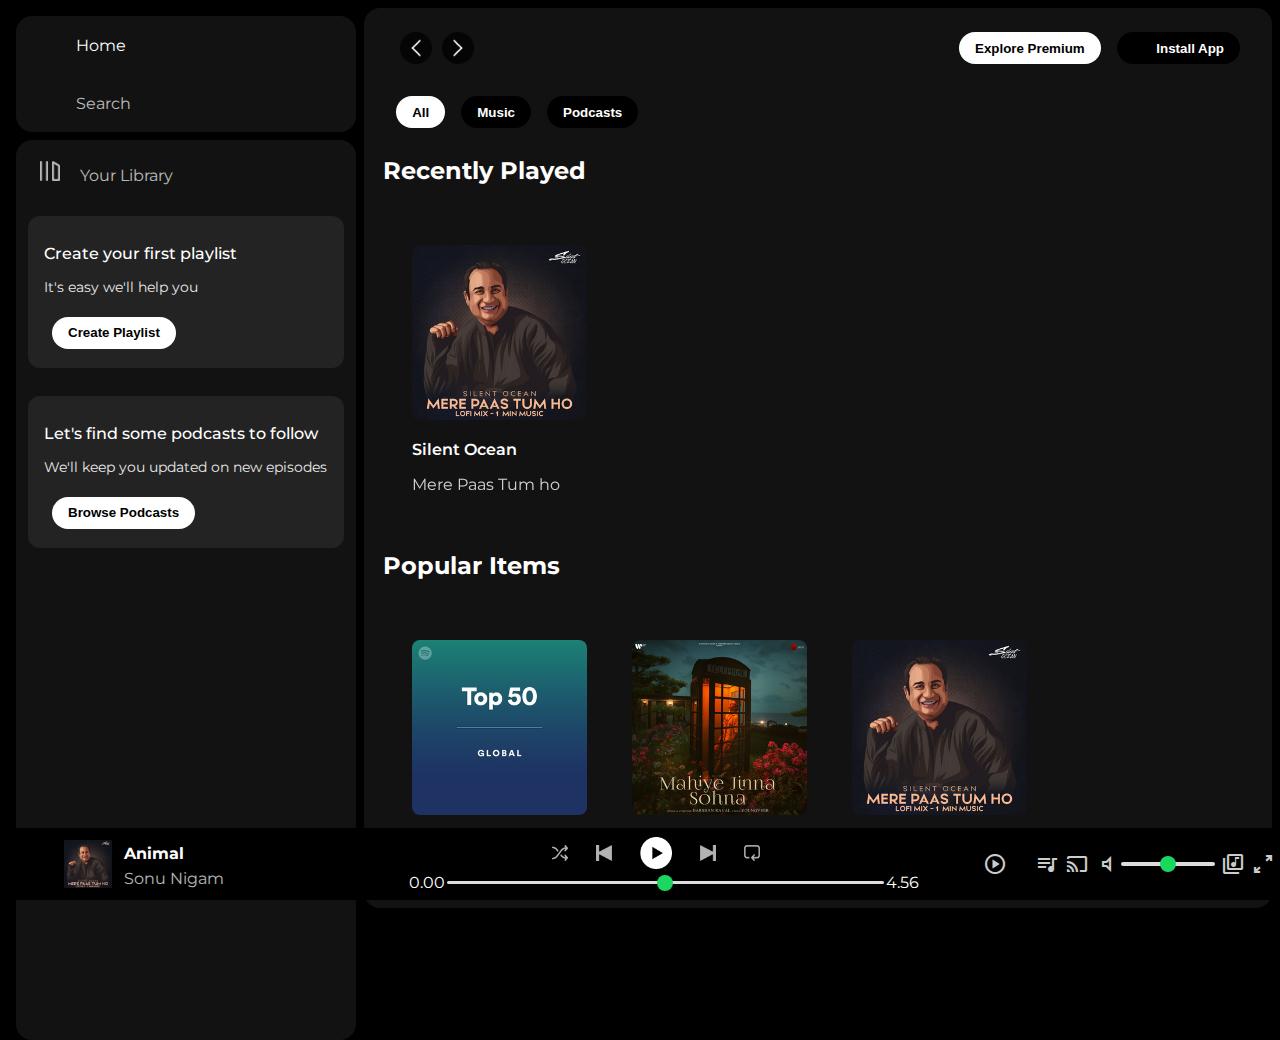
<file: index.html>
<!DOCTYPE html>
<html lang="en">
<head>
    <meta charset="UTF-8">
    <meta name="viewport" content="width=device-width, initial-scale=1.0">
    <link rel="stylesheet" href="https://cdnjs.cloudflare.com/ajax/libs/font-awesome/6.5.2/css/all.min.css" integrity="sha512-SnH5WK+bZxgPHs44uWIX+LLJAJ9/2PkPKZ5QiAj6Ta86w+fsb2TkcmfRyVX3pBnMFcV7oQPJkl9QevSCWr3W6A==" crossorigin="anonymous" referrerpolicy="no-referrer" />
    <link rel="icon" href="./assets/logo.png" />
    <title>Spotify - Web Player:Music for everyone</title>
    <link rel="stylesheet" href="style.css"/>
    <link rel="preconnect" href="https://fonts.googleapis.com">
<link rel="preconnect" href="https://fonts.gstatic.com" crossorigin>
<link href="https://fonts.googleapis.com/css2?family=Montserrat:ital,wght@0,100..900;1,100..900&display=swap" rel="stylesheet">
<link rel="stylesheet" href="https://fonts.googleapis.com/css2?family=Material+Symbols+Outlined:opsz,wght,FILL,GRAD@20..48,100..700,0..1,-50..200" />
</head>
<body>
    <div class="main">
        <div class="sidebar">
            <div class="nav">
                <div class="nav-option" style="opacity: 1">
                    <i class="fa-solid fa-house"></i>
                    <a href="#" >Home</a>
                </div>
                <div class="nav-option">
                    <i class="fa-solid fa-magnifying-glass"></i>
                    <a href="#">Search</a>
                </div>
            </div>
            <div class="library">
                <div class="options">
                    <div class="lib-options nav-option">
                        <img src="./assets/library_icon.png" />
                        <a href="#">Your Library</a>
                    </div>
                    <div class="icon">
                        <i class="fa-solid fa-plus"></i>
                        <i class="fa-solid fa-arrow-right"></i>
                    </div>
                </div>
                <div class="lib-box">
                   <div class="box">
                        <p class="box-p1">Create your first playlist</p>
                        <p class="box-p2">It's easy we'll help you</p>
                        <button class="badge">Create Playlist</button>
                   </div>
                   <div class="box">
                        <p class="box-p1">Let's find some podcasts to follow</p>
                        <p class="box-p2">We'll keep you updated on new episodes</p>
                        <button class="badge">Browse Podcasts</button>
                    </div>
                </div>
            </div>   
        </div>
        <div class="main-content">
        <div class="sticky-nav" >
            <div class="sticky-nav-icons">
                <button class="page-icon"><img src="./assets/backward_icon.png" /></button>
                <button class="page-icon hide"><img src="./assets/forward_icon.png" /></button>
            </div>
            <div class="sticky-nav-options">
                <button class="badge hide">Explore Premium</button>
                <button class="dark badge">
                    <i class="fa-solid fa-arrow-down"></i>&nbsp;Install App
                </button>
                <i class="fa-regular fa-user nav-item"></i>
            </div>
           
        </div>
        <div class="sticky-nav filter">
            <button class="badge">All</button>
            <button class=" dark badge">Music</button>
            <button class=" dark badge">Podcasts</button>

        </div>
        <h2>Recently Played</h2>
        <div class="card-container">
            <div class="cards">
                <img src="./assets/card3img.jpeg" class="card-image"/>
                <p class="card-title">Silent Ocean</p>
                <p class="card-info">Mere Paas Tum ho </p>
            </div>
        </div>
        <h2>Popular Items</h2>
        <div class="card-container">
            <div class="cards">
                <img src="./assets/card1img.jpeg" class="card-image"/>
                <p class="card-title">Top 50</p>
                <p class="card-info">Global Songs</p>
            </div>
            <div class="cards">
                <img src="./assets/card2img.jpeg" class="card-image"/>
                <p class="card-title">Darshan Rawal</p>
                <p class="card-info">Mahiye Jinna Sona </p>
            </div>
            <div class="cards">
                <img src="./assets/card3img.jpeg" class="card-image"/>
                <p class="card-title">Silent Ocean</p>
                <p class="card-info">Mere Paas Tum ho </p>
            </div>
            <div class="cards">
                <img src="./assets/card4img.jpeg" class="card-image"/>
                <p class="card-title">Leo</p>
                <p class="card-info">Alter ego Maa reddy </p>
            </div>
            <div class="cards">
                <img src="./assets/card5img.jpeg" class="card-image"/>
                <p class="card-title">Top songs</p>
                <p class="card-info">In The World</p>
            </div>
            <div class="cards">
                <img src="./assets/card6img.jpeg" class="card-image"/>
                <p class="card-title">Top songs</p>
                <p class="card-info">In India </p>
            </div>
        </div>
        <h2>Featured Charts</h2>
        <div class="card-container">
            <div class="cards">
                <img src="./assets/card3img.jpeg" class="card-image"/>
                <p class="card-title">Silent Ocean</p>
                <p class="card-info">Mere Paas Tum ho </p>
            </div>
            <div class="cards">
                <img src="./assets/card5img.jpeg" class="card-image"/>
                <p class="card-title">Top songs</p>
                <p class="card-info">In The World</p>
            </div>
            <div class="cards">
                <img src="./assets/card4img.jpeg" class="card-image"/>
                <p class="card-title">Leo</p>
                <p class="card-info">Alter ego Maa reddy </p>
            </div>
        </div>
        <div class="footer">
            <div class="line"></div>
            <div class="about">
                <div class="company-info">
                    <a href="#">Legal</a> &nbsp;
                    <a href="#">Safety and Privacy center</a> &nbsp;
                    <a href="#">Privacy Policy</a> &nbsp;
                    <a href="#">Cookies</a> &nbsp;
                    <a href="#">About Ads</a> &nbsp;
                    <a href="#">Accessibility</a>

                </div>
                <div class="copyright">
                  <p>&copy;  2024 Spotify AB</p>
                </div>
            </div>
        </div>
        </div>
        <div class="music-player">
            <div class="album">
                <img src="./assets/card3img.jpeg" />
                <div class="album-content">
                   <h4 class="album-para1">Animal</h4>
                   <p class="album-para2">Sonu Nigam</p>
                </div>
                <i class="fa-solid fa-plus"></i>
            </div>
            <div class="player">
                <div class="player-controls">
                    <button><img src="./assets/player_icon1.png" class="player-functions" /></button>
                    <button><img src="./assets/player_icon2.png" class="player-functions" /></button>
                    <button><img src="./assets/player_icon3.png" class="playbutton"/></button>
                    <button><img src="./assets/player_icon4.png" class="player-functions" /></button>
                    <button><img src="./assets/player_icon5.png" class="player-functions" /></button>
                </div>
                <div class="playback-bar">
                    <span>0.00</span>
                    <input type="range" min="0" max="100" class="progress-bar"/>
                    <span>4.56</span>
                </div>
            </div>
            <div class="control">
                <span class="material-symbols-outlined play">play_circle</span>
                <i class="fa-solid fa-headset"></i>
                <span class="material-symbols-outlined">queue_music</span>
                <span class="material-symbols-outlined">cast</span>
                <span class="material-symbols-outlined volume">volume_mute</span>
                <input type="range" min="0" max="100" class="progress-bar small"/>
                <span class="material-symbols-outlined music">library_music</span>
                <span class="material-symbols-outlined zoom">pan_zoom</span>
            </div>
        </div>
    </div>
    
</body>
</html>
</file>
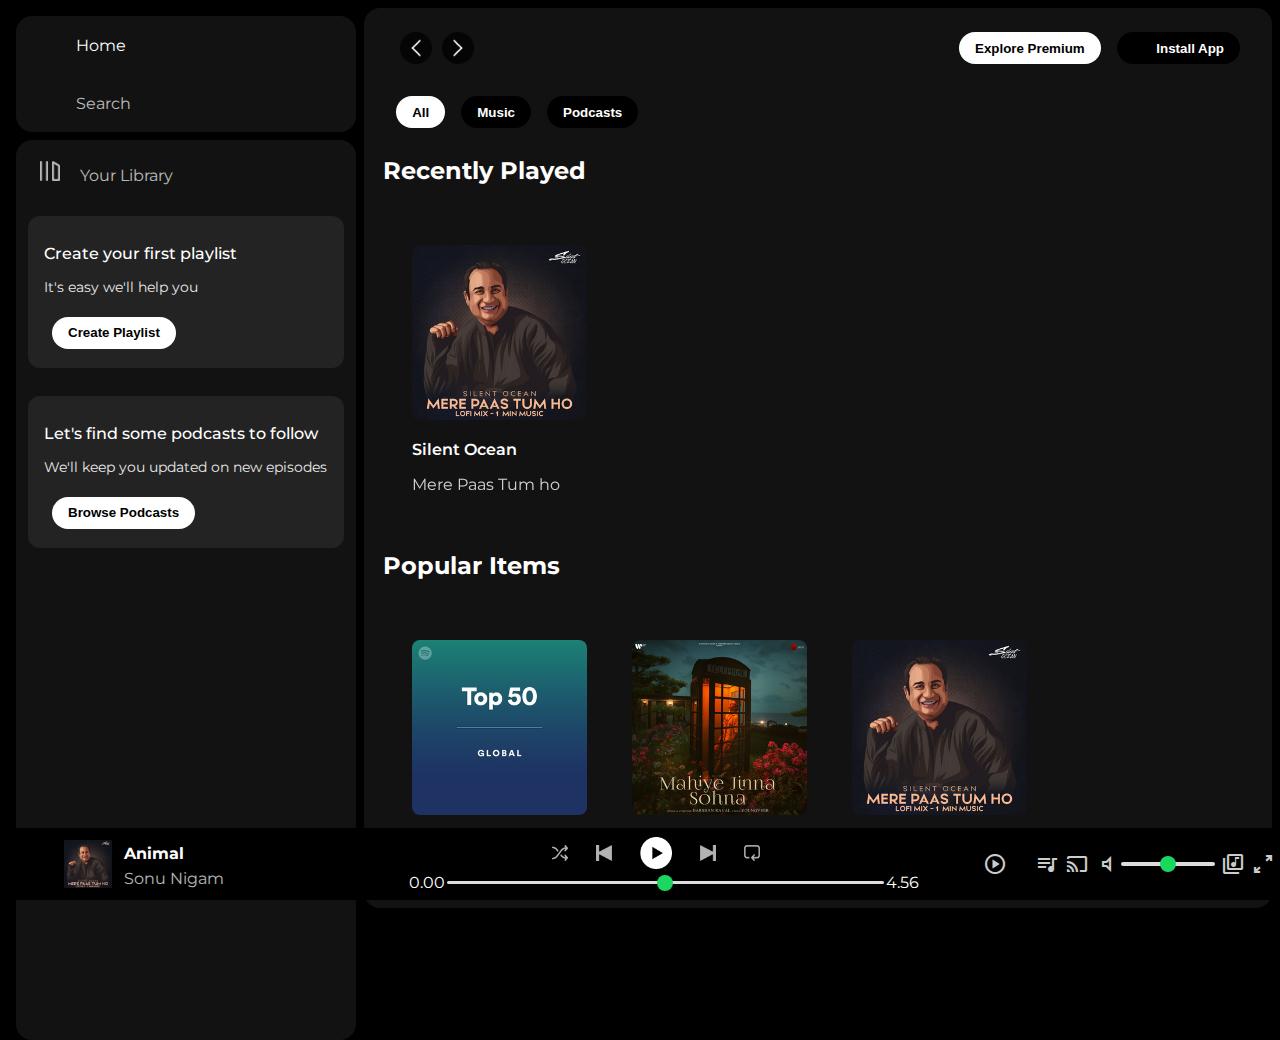
<file: index2.html>
<!DOCTYPE html>
<html lang="en">
<head>
    <meta charset="UTF-8">
    <meta name="viewport" content="width=device-width, initial-scale=1.0">
    <link rel="stylesheet" href="https://cdnjs.cloudflare.com/ajax/libs/font-awesome/6.5.2/css/all.min.css" integrity="sha512-SnH5WK+bZxgPHs44uWIX+LLJAJ9/2PkPKZ5QiAj6Ta86w+fsb2TkcmfRyVX3pBnMFcV7oQPJkl9QevSCWr3W6A==" crossorigin="anonymous" referrerpolicy="no-referrer" />
    <link rel="icon" href="logo.png" />
    <title>Spotify - Web Player:Music for everyone</title>
    <link rel="stylesheet" href="style2.css"/>
    <link rel="preconnect" href="https://fonts.googleapis.com">
<link rel="preconnect" href="https://fonts.gstatic.com" crossorigin>
<link href="https://fonts.googleapis.com/css2?family=Montserrat:ital,wght@0,100..900;1,100..900&display=swap" rel="stylesheet">
<link rel="stylesheet" href="https://fonts.googleapis.com/css2?family=Material+Symbols+Outlined:opsz,wght,FILL,GRAD@20..48,100..700,0..1,-50..200" />
</head>
<body>
    <div class="main">
        <div class="sidebar">
            <div class="nav">
                <div class="nav-option" style="opacity: 1">
                    <i class="fa-solid fa-house"></i>
                    <a href="#" >Home</a>
                </div>
                <div class="nav-option">
                    <i class="fa-solid fa-magnifying-glass"></i>
                    <a href="#">Search</a>
                </div>
            </div>
            <div class="library">
                <div class="options">
                    <div class="lib-options nav-option">
                        <img src="./assets/library_icon.png" />
                        <a href="#">Your Library</a>
                    </div>
                    <div class="icon">
                        <i class="fa-solid fa-plus"></i>
                        <i class="fa-solid fa-arrow-right"></i>
                    </div>
                </div>
                <div class="lib-box">
                   <div class="box">
                        <p class="box-p1">Create your first playlist</p>
                        <p class="box-p2">It's easy we'll help you</p>
                        <button class="badge">Create Playlist</button>
                   </div>
                   <div class="box">
                        <p class="box-p1">Let's find some podcasts to follow</p>
                        <p class="box-p2">We'll keep you updated on new episodes</p>
                        <button class="badge">Browse Podcasts</button>
                    </div>
                </div>
            </div>   
        </div>
        <div class="main-content">
        <div class="sticky-nav" >
            <div class="sticky-nav-icons">
                <button class="page-icon"><img src="./assets/backward_icon.png" /></button>
                <button class="page-icon hide"><img src="./assets/forward_icon.png" /></button>
            </div>
            <div class="sticky-nav-options">
                <button class="badge hide">Explore Premium</button>
                <button class="dark badge">
                    <i class="fa-solid fa-arrow-down"></i>&nbsp;Install App
                </button>
                <i class="fa-regular fa-user nav-item"></i>
            </div>
           
        </div>
        <div class="sticky-nav filter">
            <button class="badge">All</button>
            <button class=" dark badge">Music</button>
            <button class=" dark badge">Podcasts</button>

        </div>
        <h2>Recently Played</h2>
        <div class="card-container">
            <div class="cards">
                <img src="./assets/card3img.jpeg" class="card-image"/>
                <p class="card-title">Silent Ocean</p>
                <p class="card-info">Mere Paas Tum ho </p>
            </div>
        </div>
        <h2>Popular Items</h2>
        <div class="card-container">
            <div class="cards">
                <img src="./assets/card1img.jpeg" class="card-image"/>
                <p class="card-title">Top 50</p>
                <p class="card-info">Global Songs</p>
            </div>
            <div class="cards">
                <img src="./assets/card2img.jpeg" class="card-image"/>
                <p class="card-title">Darshan Rawal</p>
                <p class="card-info">Mahiye Jinna Sona </p>
            </div>
            <div class="cards">
                <img src="./assets/card3img.jpeg" class="card-image"/>
                <p class="card-title">Silent Ocean</p>
                <p class="card-info">Mere Paas Tum ho </p>
            </div>
            <div class="cards">
                <img src="./assets/card4img.jpeg" class="card-image"/>
                <p class="card-title">Leo</p>
                <p class="card-info">Alter ego Maa reddy </p>
            </div>
            <div class="cards">
                <img src="./assets/card5img.jpeg" class="card-image"/>
                <p class="card-title">Top songs</p>
                <p class="card-info">In The World</p>
            </div>
            <div class="cards">
                <img src="./assets/card6img.jpeg" class="card-image"/>
                <p class="card-title">Top songs</p>
                <p class="card-info">In India </p>
            </div>
        </div>
        <h2>Featured Charts</h2>
        <div class="card-container">
            <div class="cards">
                <img src="./assets/card3img.jpeg" class="card-image"/>
                <p class="card-title">Silent Ocean</p>
                <p class="card-info">Mere Paas Tum ho </p>
            </div>
            <div class="cards">
                <img src="./assets/card5img.jpeg" class="card-image"/>
                <p class="card-title">Top songs</p>
                <p class="card-info">In The World</p>
            </div>
            <div class="cards">
                <img src="./assets/card4img.jpeg" class="card-image"/>
                <p class="card-title">Leo</p>
                <p class="card-info">Alter ego Maa reddy </p>
            </div>
        </div>
        <div class="footer">
            <div class="line"></div>
            <div class="about">
                <div class="company-info">
                    <a href="#">Legal</a> &nbsp;
                    <a href="#">Safety and Privacy center</a> &nbsp;
                    <a href="#">Privacy Policy</a> &nbsp;
                    <a href="#">Cookies</a> &nbsp;
                    <a href="#">About Ads</a> &nbsp;
                    <a href="#">Accessibility</a>

                </div>
                <div class="copyright">
                  <p>&copy;  2024 Spotify AB</p>
                </div>
            </div>
        </div>
        </div>
        <div class="music-player">
            <div class="album">
                <img src="./assets/card3img.jpeg" />
                <div class="album-content">
                   <h4 class="album-para1">Animal</h4>
                   <p class="album-para2">Sonu Nigam</p>
                </div>
                <i class="fa-solid fa-plus"></i>
            </div>
            <div class="player">
                <div class="player-controls">
                    <button><img src="./assets/player_icon1.png" class="player-functions" /></button>
                    <button><img src="./assets/player_icon2.png" class="player-functions" /></button>
                    <button><img src="./assets/player_icon3.png" class="playbutton"/></button>
                    <button><img src="./assets/player_icon4.png" class="player-functions" /></button>
                    <button><img src="./assets/player_icon5.png" class="player-functions" /></button>
                </div>
                <div class="playback-bar">
                    <span>0.00</span>
                    <input type="range" min="0" max="100" class="progress-bar"/>
                    <span>4.56</span>
                </div>
            </div>
            <div class="control">
                <span class="material-symbols-outlined play">play_circle</span>
                <i class="fa-solid fa-headset"></i>
                <span class="material-symbols-outlined">queue_music</span>
                <span class="material-symbols-outlined">cast</span>
                <span class="material-symbols-outlined volume">volume_mute</span>
                <input type="range" min="0" max="100" class="progress-bar small"/>
                <span class="material-symbols-outlined music">library_music</span>
                <span class="material-symbols-outlined zoom">pan_zoom</span>
            </div>
        </div>
    </div>
    
</body>
</html>
</file>
<file: style.css>
.main {
    display: flex;
    height: 100vh;
    padding: 0.5em;
     
}

body {
    font-family: 'Montserrat', sans-serif;
    margin:0;
    background-color: #000;
    color: #fff;
    overflow: hidden;
}

img {
    height: 1.25rem;
    width: 1.25rem;
}

.sidebar {
    margin: 0.5rem;
    width: 340px;
    color: white;
    border-radius: 1rem;
    background-color: #000;
   
}

.nav {
    border-radius: 1rem;
    display: flex;
    flex-direction: column;
    justify-content: center;
    height: 100px;
    padding: 0.5rem 0.75rem;
    background-color: #121212;

}

.nav-option {
    line-height: 2.5rem ;
    padding: 0.5rem 0.75rem;
    opacity: 0.7;
}

a {
    text-decoration: none;
    color: white;
}
    
.nav-option i {
    font-size: 1.25rem;
}

.nav-option a {
    font-size: 1rem;
    margin-left: 1rem;
}

.nav-option:hover {
   opacity: 1;
}


.box {
    border-radius: 0.75rem;
    background-color: #232323;
    margin:0.75rem 0 1.75rem 0;
    padding: 0.75rem 1rem;
    height: 8rem;
}

.library {
    height: 100%;
    margin-top: 0.5rem;
    border-radius: 1rem;
    padding: 0.5rem 0.75rem;
    background-color: #121212;


}

.options {
    display: flex;
    justify-content: space-between;
    align-items: center;
}

.lib-options img{
    height:1.25rem;
    width: 1.25rem;
}

.icon{
    font-size: 1.25rem;
    display:flex;
}

.icon i{
    opacity:0.7;
    margin-right:0.5rem;

}
.icon i:hover{
    opacity:1;
}

.box-p1 {
    font-size:1rem;
    font-weight: 500;
}
.box-p2 {
    font-size: 0.85rem;
    opacity:0.9;
}

.badge{
    background-color: white;
    border:none;
    border-radius: 100px;
    padding:0.25rem 1rem;
    font-weight:700;
    margin:0.5rem;
    height:2rem;
    width: fit-content;
   
}

.badge:hover {
    transform: scale(1.08);
    cursor: pointer;
}

.dark {
    background-color: #000;
    color: white;
}

.main-content {
    background-color: #121212;
    flex: 1;
    border-radius: 1rem;
    padding: 0 1.5rem 0 1.2rem;
    overflow: auto;
}

.sticky-nav {
    display: flex;
    position: sticky;
    top: 0;
    flex: 1;
    background-color: #121212;
    justify-content: space-between;
    align-items: center;
    padding: 1rem 0 1rem 0;
    z-index: 10;
}

.filter {
    justify-content: center;
    justify-content: flex-start;
    padding: 0;
    padding-left: 5px;
    z-index: 0;
}

.sticky-nav-icons {
    margin-left: 0.75rem;
    display: flex;
    align-items: center;
    justify-content: center;
}

.sticky-nav-options {
    display: flex;
    align-items: center;
    justify-content: center;
}

.page-icon {
    height: 32px;
    width: 32px;
    border-radius: 80%;
    background-color: #000000B3;
    display: flex;
    align-items: center;
    justify-content: center;
    margin: 0 5px;
    border:#000;
}

@media (max-width: 1000px) {
    .hide {
        display: none;
    }
}

@media (max-width: 1000px) {
    .small {
        display: none;
    }
    .zoom {
        display: none;
    }
}

.music-player {
    position: fixed;
    bottom: 0;
    display: flex;
    justify-content: space-between;
    align-items: center;
    background-color: #000;
    height: 72px;
    width: 100%;
    padding-left: 0;

}

.album img {
    height: 3rem;
    width: 3rem;

}

.album {
   width: 25%;
   display:flex;
    justify-content:center;
    align-items: center;
    margin-left: 0;
    margin-right: 2rem;
    padding: 0;
}

.album-content {
    line-height: 0.25rem;
    margin-left: 0.75rem;
    margin-right: 1.25rem;
    padding-left: 0;
}

.fa-solid {
    margin-left: 1.25rem;
}

.player {
    width: 50%;
}

.control {
    width: 25%;
}

.album-para1 {
    opacity: 1;
    font-weight: bolder;
}

.album-para2 {
    opacity: 0.7;
    font-weight: normal;  
    margin: 16px 0;
}

.album-para2:hover {
    text-decoration: underline;
    opacity: 0.9;
}

.player-controls {
    display: flex;
    justify-content: center;
    align-items: center;
}

.player-controls button {
    background-color: #000;
    color: white;
    border: black;
    margin-right: 1rem;
}

.playbutton {
    height: 2rem;
    width: 2rem;
}

.player-functions {
    height: 1rem;
    width: 1rem;
    opacity: 0.7;
}

.player-functions:hover {
    opacity: 1;
}

.playback-bar {
    display: flex;
    justify-content: center;
    align-items: center;

}

.progress-bar {
    width: 70%;
    background-color: transparent;
    appearance:none;
    cursor: pointer;
}

.progress-bar::-webkit-slider-runnable-track {
    background-color: #ddd;
    border-radius: 100px;
    height: 0.2rem;
}

.progress-bar::-webkit-slider-thumb {
    appearance: none;
    height: 1rem;
    width: 1rem;
    background-color: #1bd760;
    border-radius: 50%;
    margin-top: -6px;
}

.small {
    width: 30%;
}

.control {
    display: flex;
    justify-content: center;
    align-items: center;
    
}

.material-symbols-outlined {
    margin-right: 6px;
    opacity: 0.8;
}

.control i {
   margin-right: 8px;
   opacity: 0.8;
}

.volume {
    margin-right: 0;
}
.play {
    margin-right: 0;
}
.music {
    margin-left: 4px;
}

.material-symbols-outlined:hover {
    opacity: 1;
}

.control i:hover {
    opacity: 1;
}

.card-container {
    display: flex;
    flex-wrap: wrap;
}

.cards {
    width: 175px;
    border-radius: 0.5rem;
    height: 270px;
    padding: 1rem;
    margin-top: 1.5rem;
    margin-left: 0.8rem;
}
.cards:hover {
    background-color: #232323;
}

.card-image {
   height: 175px;
    width: 100%;
    border-radius: 0.5rem;
}

.card-title {
    font-weight: 600;
}

.card-info {
    font-weight: 0.85rem;
    opacity: 0.8;
}

.footer {
    height: 300px;
    width: 100%;
    margin-top: 20px;
}

.line {
    width: 100%;
    height: 50%;
    border-top: 1px solid white;
    opacity: 0.5;
    padding: 10px;
    
}

.about {
    display: flex;
    justify-content: space-between;
    align-items: center;
    position: relative;
    bottom: 30%;
}

.company-info a {
    opacity: 0.7;
    text-decoration: none;
    color: white;
    padding-left: 5px;
}

.company-info a:hover {
    opacity: 1;
    transform: scale(1.08);
    cursor: pointer;
}

.player-controls button:hover {
    opacity: 1;
    transform: scale(1.08);
    cursor: pointer;
}

.control span, .control i {
    cursor: pointer;
}


.copyright p {
    
    font-weight: lighter;
}
</file>
<file: style2.css>
.main {
    display: flex;
    height: 100vh;
    padding: 0.5em;
     
}

body {
    font-family: 'Montserrat', sans-serif;
    margin:0;
    background-color: #000;
    color: #fff;
    overflow: hidden;
}

img {
    height: 1.25rem;
    width: 1.25rem;
}

.sidebar {
    margin: 0.5rem;
    width: 340px;
    color: white;
    border-radius: 1rem;
    background-color: #000;
   
}

.nav {
    border-radius: 1rem;
    display: flex;
    flex-direction: column;
    justify-content: center;
    height: 100px;
    padding: 0.5rem 0.75rem;
    background-color: #121212;

}

.nav-option {
    line-height: 2.5rem ;
    padding: 0.5rem 0.75rem;
    opacity: 0.7;
}

a {
    text-decoration: none;
    color: white;
}
    
.nav-option i {
    font-size: 1.25rem;
}

.nav-option a {
    font-size: 1rem;
    margin-left: 1rem;
}

.nav-option:hover {
   opacity: 1;
}


.box {
    border-radius: 0.75rem;
    background-color: #232323;
    margin:0.75rem 0 1.75rem 0;
    padding: 0.75rem 1rem;
    height: 8rem;
}

.library {
    height: 100%;
    margin-top: 0.5rem;
    border-radius: 1rem;
    padding: 0.5rem 0.75rem;
    background-color: #121212;


}

.options {
    display: flex;
    justify-content: space-between;
    align-items: center;
}

.lib-options img{
    height:1.25rem;
    width: 1.25rem;
}

.icon{
    font-size: 1.25rem;
    display:flex;
}

.icon i{
    opacity:0.7;
    margin-right:0.5rem;

}
.icon i:hover{
    opacity:1;
}

.box-p1 {
    font-size:1rem;
    font-weight: 500;
}
.box-p2 {
    font-size: 0.85rem;
    opacity:0.9;
}

.badge{
    background-color: white;
    border:none;
    border-radius: 100px;
    padding:0.25rem 1rem;
    font-weight:700;
    margin:0.5rem;
    height:2rem;
    width: fit-content;
   
}

.badge:hover {
    transform: scale(1.08);
    cursor: pointer;
}

.dark {
    background-color: #000;
    color: white;
}

.main-content {
    background-color: #121212;
    flex: 1;
    border-radius: 1rem;
    padding: 0 1.5rem 0 1.2rem;
    overflow: auto;
}

.sticky-nav {
    display: flex;
    position: sticky;
    top: 0;
    flex: 1;
    background-color: #121212;
    justify-content: space-between;
    align-items: center;
    padding: 1rem 0 1rem 0;
    z-index: 10;
}

.filter {
    justify-content: center;
    justify-content: flex-start;
    padding: 0;
    padding-left: 5px;
    z-index: 0;
}

.sticky-nav-icons {
    margin-left: 0.75rem;
    display: flex;
    align-items: center;
    justify-content: center;
}

.sticky-nav-options {
    display: flex;
    align-items: center;
    justify-content: center;
}

.page-icon {
    height: 32px;
    width: 32px;
    border-radius: 80%;
    background-color: #000000B3;
    display: flex;
    align-items: center;
    justify-content: center;
    margin: 0 5px;
    border:#000;
}

@media (max-width: 1000px) {
    .hide {
        display: none;
    }
}

@media (max-width: 1000px) {
    .small {
        display: none;
    }
    .zoom {
        display: none;
    }
}

.music-player {
    position: fixed;
    bottom: 0;
    display: flex;
    justify-content: space-between;
    align-items: center;
    background-color: #000;
    height: 72px;
    width: 100%;
    padding-left: 0;

}

.album img {
    height: 3rem;
    width: 3rem;

}

.album {
   width: 25%;
   display:flex;
    justify-content:center;
    align-items: center;
    margin-left: 0;
    margin-right: 2rem;
    padding: 0;
}

.album-content {
    line-height: 0.25rem;
    margin-left: 0.75rem;
    margin-right: 1.25rem;
    padding-left: 0;
}

.fa-solid {
    margin-left: 1.25rem;
}

.player {
    width: 50%;
}

.control {
    width: 25%;
}

.album-para1 {
    opacity: 1;
    font-weight: bolder;
}

.album-para2 {
    opacity: 0.7;
    font-weight: normal;  
    margin: 16px 0;
}

.album-para2:hover {
    text-decoration: underline;
    opacity: 0.9;
}

.player-controls {
    display: flex;
    justify-content: center;
    align-items: center;
}

.player-controls button {
    background-color: #000;
    color: white;
    border: black;
    margin-right: 1rem;
}

.playbutton {
    height: 2rem;
    width: 2rem;
}

.player-functions {
    height: 1rem;
    width: 1rem;
    opacity: 0.7;
}

.player-functions:hover {
    opacity: 1;
}

.playback-bar {
    display: flex;
    justify-content: center;
    align-items: center;

}

.progress-bar {
    width: 70%;
    background-color: transparent;
    appearance:none;
    cursor: pointer;
}

.progress-bar::-webkit-slider-runnable-track {
    background-color: #ddd;
    border-radius: 100px;
    height: 0.2rem;
}

.progress-bar::-webkit-slider-thumb {
    appearance: none;
    height: 1rem;
    width: 1rem;
    background-color: #1bd760;
    border-radius: 50%;
    margin-top: -6px;
}

.small {
    width: 30%;
}

.control {
    display: flex;
    justify-content: center;
    align-items: center;
    
}

.material-symbols-outlined {
    margin-right: 6px;
    opacity: 0.8;
}

.control i {
   margin-right: 8px;
   opacity: 0.8;
}

.volume {
    margin-right: 0;
}
.play {
    margin-right: 0;
}
.music {
    margin-left: 4px;
}

.material-symbols-outlined:hover {
    opacity: 1;
}

.control i:hover {
    opacity: 1;
}

.card-container {
    display: flex;
    flex-wrap: wrap;
}

.cards {
    width: 175px;
    border-radius: 0.5rem;
    height: 270px;
    padding: 1rem;
    margin-top: 1.5rem;
    margin-left: 0.8rem;
}
.cards:hover {
    background-color: #232323;
}

.card-image {
   height: 175px;
    width: 100%;
    border-radius: 0.5rem;
}

.card-title {
    font-weight: 600;
}

.card-info {
    font-weight: 0.85rem;
    opacity: 0.8;
}

.footer {
    height: 300px;
    width: 100%;
    margin-top: 20px;
}

.line {
    width: 100%;
    height: 50%;
    border-top: 1px solid white;
    opacity: 0.5;
    padding: 10px;
    
}

.about {
    display: flex;
    justify-content: space-between;
    align-items: center;
    position: relative;
    bottom: 30%;
}

.company-info a {
    opacity: 0.7;
    text-decoration: none;
    color: white;
    padding-left: 5px;
}

.company-info a:hover {
    opacity: 1;
    transform: scale(1.08);
    cursor: pointer;
}

.player-controls button:hover {
    opacity: 1;
    transform: scale(1.08);
    cursor: pointer;
}

.control span, .control i {
    cursor: pointer;
}


.copyright p {
    
    font-weight: lighter;
}
</file>
